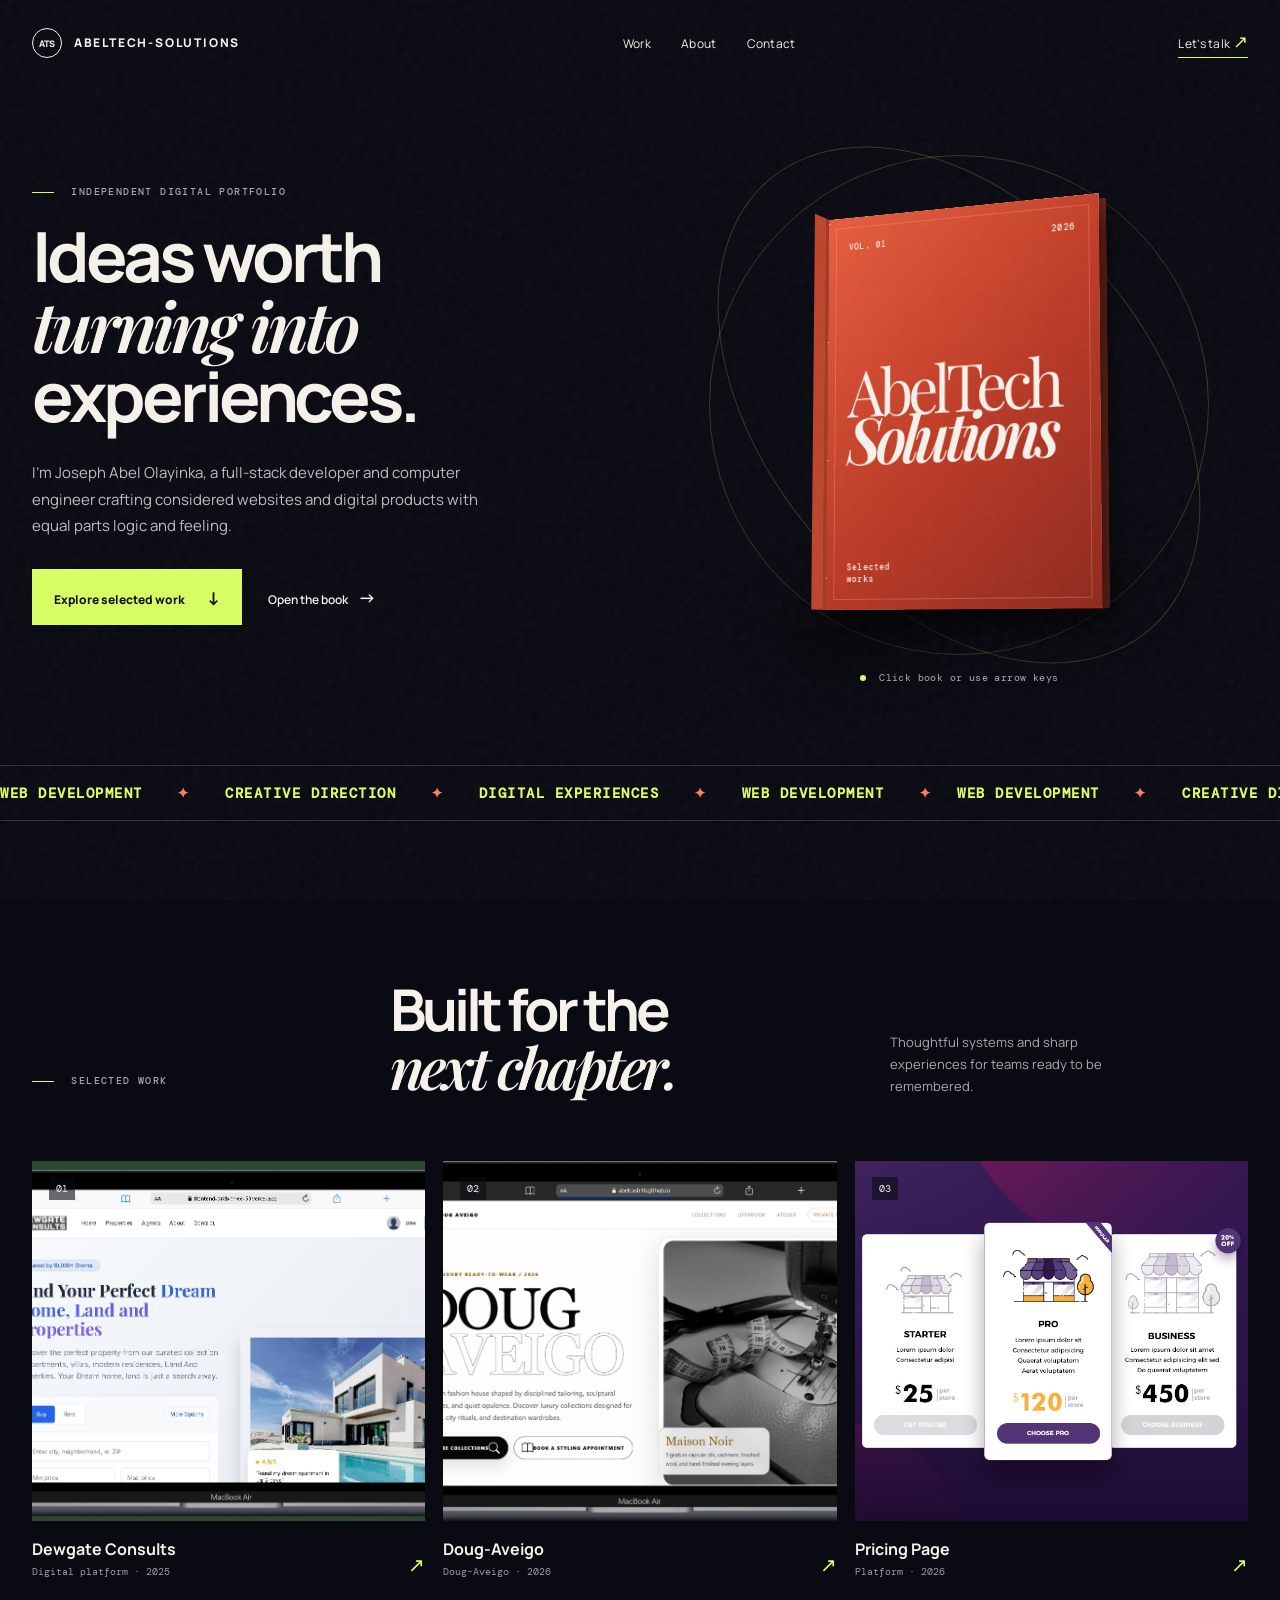
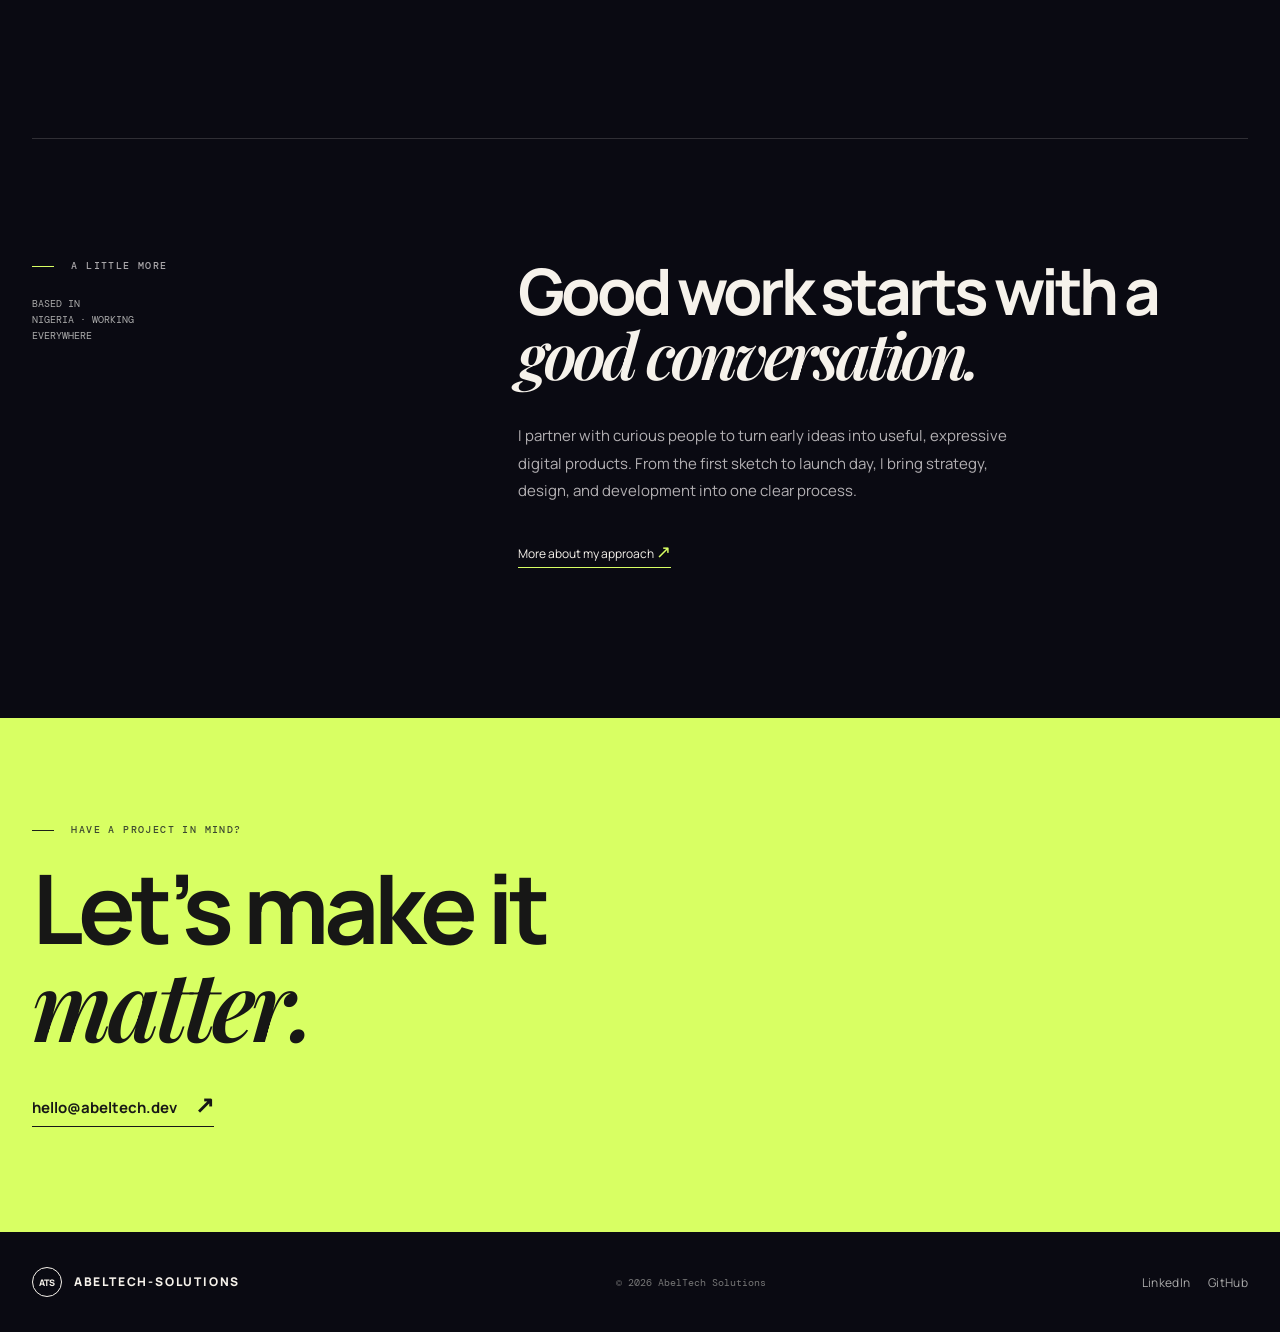
<file: index.html>
<!doctype html>
<html lang="en">
<head>
  <meta charset="utf-8">
  <meta name="viewport" content="width=device-width, initial-scale=1">
  <meta name="theme-color" content="#0a0a12">
  <link rel="icon" href="data:image/svg+xml,%3Csvg xmlns='http://www.w3.org/2000/svg' viewBox='0 0 64 64'%3E%3Crect width='64' height='64' rx='16' fill='%23d8ff63'/%3E%3Ctext x='32' y='42' text-anchor='middle' font-family='Arial,sans-serif' font-size='25' font-weight='700' fill='%230a0a12'%3EAT%3C/text%3E%3C/svg%3E">
  <title>AbelTech Solutions — Digital Portfolio</title>
  <link rel="preconnect" href="https://fonts.googleapis.com">
  <link rel="preconnect" href="https://fonts.gstatic.com" crossorigin>
  <link href="https://fonts.googleapis.com/css2?family=DM+Mono:wght@400;500&family=Manrope:wght@400;500;600;700;800&family=Playfair+Display:ital,wght@0,600;0,700;1,600&display=swap" rel="stylesheet">
  <link rel="stylesheet" href="assets/css/index.css">
  <style>
    .project-visual { background: #222; }
    .project-visual > span { color: var(--ink); background: #0a0a1299; padding: 5px 7px; }
    .project-image { display: block; width: 100%; height: 100%; object-fit: cover; transition: transform .6s cubic-bezier(.2,.8,.2,1); }
    .project:hover .project-image { transform: scale(1.04); }
  </style>
</head>
<body>
  <div class="noise" aria-hidden="true"></div>
  <header class="site-header">
    <a class="brand" href="#top" aria-label="Abel-Tech home"><span>ATS</span> ABELTECH-SOLUTIONS</a>
    <nav aria-label="Primary navigation">
      <a href="#work">Work</a><a href="#about">About</a><a href="#contact">Contact</a>
    </nav>
    <a class="header-cta" href="mailto:hello@abeltech.dev">Let’s talk <span>↗</span></a>
  </header>
  <main id="top">
    <section class="hero" aria-labelledby="hero-title">
      <div class="hero-copy reveal">
        <p class="eyebrow"><span></span> Independent digital Portfolio</p>
        <h1 id="hero-title">Ideas worth<br><em>turning into</em><br>experiences.</h1>
        <p class="intro">I’m Joseph Abel Olayinka, a full-stack developer and computer engineer crafting considered websites and digital products with equal parts logic and feeling.</p>
        <div class="hero-actions"><a class="button" href="#work">Explore selected work <span>↓</span></a><button class="text-button" data-open-book>Open the book <span>→</span></button></div>
      </div>

      <div class="book-stage reveal" aria-label="Interactive portfolio book">
        <div class="orbit orbit-one"></div><div class="orbit orbit-two"></div>
        <div class="book-shadow"></div>
        <div class="book" id="portfolio-book" tabindex="0" role="button" aria-label="Open portfolio book" aria-expanded="false">
          <div class="book-spine"></div>
          <div class="book-cover">
            <div class="cover-top"><span>VOL. 01</span><span>2026</span></div>
            <div class="cover-title">AbelTech<br><i>Solutions</i></div>
            <div class="cover-bottom"><span>Selected<br>works</span><span class="cover-mark"></span></div>
          </div>
          <div class="book-page page-about"><div class="page-inner"><p class="page-kicker">01 / PROFILE</p><h2>Hello, I’m<br>Joseph Abel Olayinka.</h2><p>I design and develop ambitious digital homes for people, brands, and ideas.</p><div class="mini-grid"><span>Strategy</span><span>Design</span><span>Development</span><span>Motion</span></div><p class="page-number">01</p></div></div>
          <div class="book-page page-work"><div class="page-inner"><p class="page-kicker">02 / SELECTED WORK</p><div class="project-card"><span>01</span><h3>Northstar<br>Finance</h3><p>Brand platform &amp; product site</p><i>↗</i></div><div class="project-card accent"><span>02</span><h3>Fola<br>Studio</h3><p>Creative portfolio &amp; CMS</p><i>↗</i></div><p class="page-number">02</p></div></div>
          <div class="book-page page-contact"><div class="page-inner"><p class="page-kicker">03 / CONTACT</p><h2>Let’s make<br>something<br><em>memorable.</em></h2><a href="mailto:hello@abeltech.dev" class="mail-link">hello@abeltech.dev ↗</a><p class="page-number">03</p></div></div>
          <div class="back-cover"></div>
        </div>
        <div class="book-hint"><span class="hint-dot"></span> Click book or use arrow keys</div>
      </div>
    </section>

    <section class="marquee" aria-label="Capabilities"><div>WEB DEVELOPMENT <b>✦</b> CREATIVE DIRECTION <b>✦</b> DIGITAL EXPERIENCES <b>✦</b> WEB DEVELOPMENT <b>✦</b>WEB DEVELOPMENT <b>✦</b> CREATIVE DIRECTION <b>✦</b> DIGITAL EXPERIENCES <b>✦</b> WEB DEVELOPMENT <b>✦</b></div></section>

    <section class="work section" id="work">
      <div class="section-heading reveal"><p class="eyebrow"><span></span> Selected work</p><h2>Built for the<br><em>next chapter.</em></h2><p>Thoughtful systems and sharp experiences for teams ready to be remembered.</p></div>
      <div class="projects">
        <a class="project reveal" href="https://frontend-drab-three-53.vercel.app"><div class="project-visual"><span>01</span><img class="project-image" src="assets/images/Dewgate%20Consults.jpeg" alt="Dewgate Consults project preview"></div><div><h3>Dewgate Consults</h3><p>Digital platform · 2025</p></div><span class="arrow">↗</span></a>
        <a class="project reveal" href="https://abelcash18.github.io/DOUG-AVEIGO/"><div class="project-visual"><span>02</span><img class="project-image" src="assets/images/Doug-Aveigo.png" alt="Doug-Aveigo project preview"></div><div><h3>Doug-Aveigo</h3><p>Doug-Aveigo · 2026</p></div><span class="arrow">↗</span></a>
        <a class="project reveal" href="https://abelcash18.github.io/Price-page/"><div class="project-visual"><span>03</span><img class="project-image" src="assets/images/pricing-page.jpg" alt="Pricing Page project preview"></div><div><h3>Pricing Page</h3><p>Platform · 2026</p></div><span class="arrow">↗</span></a>
      </div>
    </section>

    <section class="about section" id="about"><div class="about-label reveal"><p class="eyebrow"><span></span> A little more</p><p>BASED IN<br>NIGERIA · WORKING<br>EVERYWHERE</p></div><div class="about-copy reveal"><h2>Good work starts with a <em>good conversation.</em></h2>
        <p>I partner with curious people to turn early ideas into useful, expressive digital products. From the first sketch to launch day, I bring strategy, design, and development into one clear process.</p><a class="inline-link" href="mailto:hello@abeltech.dev">More about my approach <span>↗</span></a></div></section>
    <section class="contact" id="contact"><p class="eyebrow"><span></span> Have a project in mind?</p><h2>Let’s make it<br><em>matter.</em></h2><a href="mailto:hello@abeltech.dev">hello@abeltech.dev <span>↗</span></a></section>
  </main>
  <footer><a class="brand" href="#top"><span>ATS</span> ABELTECH-SOLUTIONS </a><p>© 2026 AbelTech Solutions</p><div><a href="https://www.linkedin.com/in/joseph-abel-b2056722a">LinkedIn</a><a href="https://github.com/abelcash18">GitHub</a></div></footer>
  <script src="assets/index.js"></script>
</body>
</html>
</file>
<file: assets/css/index.css>
:root{--ink:#f6f2eb;--muted:#aaa7aa;--black:#0a0a12;--line:rgba(246,242,235,.16);--lime:#d8ff63;--orange:#ff805c}*{box-sizing:border-box}html{scroll-behavior:smooth}body{margin:0;background:var(--black);color:var(--ink);font-family:Manrope,Arial,sans-serif;overflow-x:hidden}.noise{position:fixed;inset:0;pointer-events:none;z-index:9;opacity:.055;background-image:url("data:image/svg+xml,%3Csvg viewBox='0 0 160 160' xmlns='http://www.w3.org/2000/svg'%3E%3Cfilter id='n'%3E%3CfeTurbulence type='fractalNoise' baseFrequency='.8' numOctaves='4' stitchTiles='stitch'/%3E%3C/filter%3E%3Crect width='100%25' height='100%25' filter='url(%23n)' opacity='.8'/%3E%3C/svg%3E")}.site-header,footer{width:min(1400px,calc(100% - 64px));margin:auto;display:flex;align-items:center;justify-content:space-between}.site-header{height:86px;position:absolute;z-index:5;left:0;right:0}.brand{font-size:12px;color:var(--ink);text-decoration:none;font-weight:800;letter-spacing:1.8px}.brand span{display:inline-grid;place-items:center;border:1px solid var(--ink);border-radius:50%;width:30px;height:30px;margin-right:8px;font-size:9px;letter-spacing:0}nav{display:flex;gap:30px}nav a,.header-cta,footer a{color:var(--ink);text-decoration:none;font-size:12px;letter-spacing:.3px}.header-cta{border-bottom:1px solid var(--lime);padding-bottom:4px}.header-cta span,.inline-link span{color:var(--lime);font-size:18px}.hero{min-height:760px;max-width:1400px;width:calc(100% - 64px);margin:auto;display:grid;grid-template-columns:1.05fr .95fr;align-items:center;padding:110px 0 65px}.eyebrow{font:500 10px 'DM Mono',monospace;letter-spacing:1.4px;text-transform:uppercase;color:var(--muted);margin:0 0 24px}.eyebrow span{display:inline-block;width:22px;height:1px;background:var(--lime);vertical-align:middle;margin-right:10px}.hero h1,.section h2,.contact h2{font-size:clamp(48px,5.4vw,84px);line-height:.99;letter-spacing:-4px;margin:0;font-weight:700}.hero h1 em,.section h2 em,.contact h2 em{font-family:'Playfair Display',serif;font-weight:600}.intro{max-width:460px;color:#c0bdc0;font-size:15px;line-height:1.75;margin:30px 0}.hero-actions{display:flex;align-items:center;gap:26px}.button{background:var(--lime);color:#111119;text-decoration:none;padding:16px 22px;font-size:12px;font-weight:800}.button span{font-size:18px;margin-left:20px}.text-button{padding:0;border:0;background:transparent;color:var(--ink);font:600 12px Manrope;cursor:pointer}.text-button span{font-size:18px;margin-left:8px}.book-stage{height:590px;display:grid;place-items:center;position:relative;perspective:1900px}.book{width:300px;height:405px;position:relative;transform-style:preserve-3d;transform:rotateX(7deg) rotateY(-24deg);transition:transform 1.1s cubic-bezier(.19,1,.22,1);cursor:pointer;z-index:2;outline:none}.book:focus-visible{outline:2px solid var(--lime);outline-offset:15px}.book:hover{transform:rotateX(5deg) rotateY(-30deg) translateY(-8px)}.book.is-open{transform:rotateX(5deg) rotateY(-13deg) translateX(80px)}.book-shadow{position:absolute;width:330px;height:50px;bottom:65px;background:#000;filter:blur(30px);opacity:.7;transform:rotate(-8deg)}.book-spine{position:absolute;background:#bd452c;width:32px;height:100%;left:-30px;transform:rotateY(90deg);transform-origin:right;box-shadow:inset -8px 0 rgba(0,0,0,.14)}.book-cover,.book-page,.back-cover{position:absolute;inset:0;transform-origin:left center;backface-visibility:hidden;border-radius:2px}.book-cover{z-index:5;background:linear-gradient(135deg,#e85e3f,#bd3b26 52%,#8f291e);box-shadow:8px 16px 30px #0009;display:flex;flex-direction:column;justify-content:space-between;padding:25px;transition:transform 1s cubic-bezier(.19,1,.22,1)}.book-cover:after{content:'';position:absolute;inset:10px;border:1px solid #ffc3a145}.cover-top,.cover-bottom{position:relative;z-index:1;display:flex;justify-content:space-between;font:500 9px 'DM Mono';letter-spacing:1.2px}.cover-title{position:relative;z-index:1;font-family:'Playfair Display';font-size:66px;line-height:.73;letter-spacing:-5px;margin-top:20px}.cover-title i{font-weight:600}.cover-mark{font-size:32px;line-height:.6}.book-page{background:#f1ece0;color:#1c1b20;box-shadow:inset 12px 0 20px #0002;overflow:hidden;transition:transform .95s cubic-bezier(.19,1,.22,1)}.back-cover{background:#702118;transform:translateZ(-22px)}.page-about{z-index:4}.page-work{z-index:3}.page-contact{z-index:2}.page-inner{height:100%;padding:25px;position:relative}.page-kicker{font:500 8px 'DM Mono';letter-spacing:1px;margin:0 0 30px;color:#74716b}.page-inner h2{font:600 32px/1.02 'Playfair Display';letter-spacing:-1.8px;margin:0 0 18px}.page-inner>p:not(.page-kicker):not(.page-number){font-size:10px;line-height:1.65;color:#625f5a}.mini-grid{border-top:1px solid #c7c2b8;margin-top:25px;padding-top:10px;display:grid;grid-template-columns:1fr 1fr;gap:7px;font:500 9px 'DM Mono';text-transform:uppercase}.page-number{position:absolute;bottom:20px;right:25px;font:10px 'DM Mono'}.project-card{height:112px;padding:13px;background:#202b42;color:#f4efe5;position:relative;margin-bottom:10px}.project-card.accent{background:#d7744e}.project-card span{font:9px 'DM Mono'}.project-card h3{margin:13px 0 3px;font:600 22px/.8 'Playfair Display';letter-spacing:-1px}.project-card p{margin:0;font-size:8px}.project-card i{position:absolute;right:13px;bottom:13px;font-style:normal}.mail-link{color:#1d1b20;font:600 12px Manrope;border-bottom:1px solid #1d1b20;text-decoration:none}.page-contact h2 em{font-family:'Playfair Display';font-weight:600}.is-open .book-cover{transform:rotateY(-174deg)}.is-open .page-about{transform:rotateY(-164deg);transition-delay:.08s}.is-open .page-work{transform:rotateY(-154deg);transition-delay:.17s}.is-open .page-contact{transform:rotateY(-144deg);transition-delay:.26s}.orbit{position:absolute;border:1px solid rgba(216,255,99,.2);border-radius:50%;animation:spin 18s linear infinite}.orbit-one{height:500px;width:500px}.orbit-two{height:390px;width:590px;transform:rotate(50deg);animation-direction:reverse;animation-duration:23s}@keyframes spin{to{rotate:360deg}}.book-hint{position:absolute;bottom:16px;font:10px 'DM Mono';letter-spacing:.4px;color:#aaa}.hint-dot{display:inline-block;width:6px;height:6px;background:var(--lime);border-radius:50%;margin-right:7px;animation:pulse 1.7s infinite}@keyframes pulse{50%{opacity:.2;transform:scale(.6)}}.marquee{border-block:1px solid var(--line);overflow:hidden;padding:18px 0;white-space:nowrap;color:var(--lime);font:600 14px 'DM Mono';letter-spacing:1.5px}.marquee div{animation:marquee 24s linear infinite;width:max-content}.marquee b{margin:0 25px;color:var(--orange)}@keyframes marquee{to{transform:translateX(-25%)}}.section{max-width:1400px;width:calc(100% - 64px);margin:auto}.work{padding:160px 0}.section-heading{display:grid;grid-template-columns:1fr 1.4fr 1fr;align-items:end;margin-bottom:64px}.section-heading .eyebrow{margin:0 0 10px}.section-heading h2{font-size:clamp(42px,4.5vw,66px)}.section-heading>p:last-child{font-size:13px;line-height:1.7;color:#aaa;max-width:260px;margin:0}.projects{display:grid;grid-template-columns:repeat(3,1fr);gap:18px}.project{text-decoration:none;color:var(--ink);position:relative}.project-visual{height:360px;margin-bottom:17px;overflow:hidden;position:relative;transition:transform .5s cubic-bezier(.2,.8,.2,1)}.project:hover .project-visual{transform:translateY(-10px)}.project-visual>span{position:absolute;top:16px;left:17px;font:10px 'DM Mono';z-index:1}.visual-blue{background:#63789d}.window{position:absolute;background:#d7d8c9;left:17%;top:15%;width:66%;height:71%;padding:17px}.window i{display:inline-block;width:7px;height:7px;background:#27324b;border-radius:50%;margin-right:4px}.window b{position:absolute;bottom:24px;left:19px;font:600 37px 'Playfair Display';letter-spacing:-2px;color:#253350}.visual-orange{background:#dc6850;display:grid;place-items:center}.poster{width:57%;height:74%;background:#252033;color:#f5e3d0;display:grid;place-items:center;font:600 59px/.7 'Playfair Display';letter-spacing:-6px;writing-mode:vertical-rl}.poster em{color:#e97150}.visual-lime{background:#c7e46a;display:grid;place-items:center}.circle-copy{height:63%;width:63%;border:2px solid #1c3c3a;border-radius:50%;display:grid;place-items:center;text-align:center;color:#1c3c3a;font:600 28px/.95 'Playfair Display'}.project h3{font-size:16px;margin:0 0 5px}.project p{font:10px 'DM Mono';color:#9f9ca1;margin:0}.arrow{position:absolute;right:0;bottom:0;font-size:20px;color:var(--lime)}.about{border-top:1px solid var(--line);padding:120px 0 155px;display:grid;grid-template-columns:1fr 1.5fr}.about-label>p:not(.eyebrow){font:10px/1.6 'DM Mono';color:#aaa}.about-copy h2{max-width:760px;font-size:clamp(42px,5vw,72px)}.about-copy>p{color:#b3b0b3;max-width:520px;font-size:15px;line-height:1.85;margin:34px 0}.inline-link{color:var(--ink);font-size:12px;text-decoration:none;border-bottom:1px solid var(--lime);padding-bottom:5px}.contact{background:var(--lime);color:#171716;padding:105px max(32px,calc((100vw - 1400px)/2));min-height:460px}.contact .eyebrow{color:#3d4930}.contact .eyebrow span{background:#1c2117}.contact h2{font-size:clamp(56px,7.5vw,108px);letter-spacing:-5px}.contact>a{display:inline-block;margin-top:35px;color:#171716;text-decoration:none;font-size:15px;font-weight:700;border-bottom:1px solid #171716;padding-bottom:6px}.contact>a span{font-size:23px;margin-left:15px}footer{height:100px}footer p{font:10px 'DM Mono';color:#777}footer div{display:flex;gap:18px}footer div a{color:#aaa}.reveal{opacity:0;transform:translateY(24px);transition:opacity .75s ease,transform .75s cubic-bezier(.2,.8,.2,1)}.reveal.is-visible{opacity:1;transform:none}@media(max-width:850px){.site-header,footer,.hero,.section{width:calc(100% - 40px)}.site-header nav{display:none}.header-cta{font-size:11px}.hero{grid-template-columns:1fr;padding-top:135px;text-align:center}.hero-copy{display:flex;flex-direction:column;align-items:center}.book-stage{height:500px;margin-top:15px}.section-heading{grid-template-columns:1fr;gap:22px}.projects{grid-template-columns:1fr;gap:42px}.project-visual{height:420px}.about{grid-template-columns:1fr;gap:40px}.contact{padding:80px 20px}.about{padding:90px 0}.work{padding:100px 0}}@media(max-width:480px){.site-header,footer,.hero,.section{width:calc(100% - 32px)}.site-header{height:70px}.brand{font-size:10px}.hero h1{letter-spacing:-2.8px}.book-stage{transform:scale(.85);margin:-25px 0 -55px}.hero-actions{gap:16px}.button{padding:14px;font-size:10px}.project-visual{height:300px}footer{height:130px;align-items:flex-start;padding-top:30px;flex-wrap:wrap;gap:12px}.contact h2{letter-spacing:-3px}}
</file>
